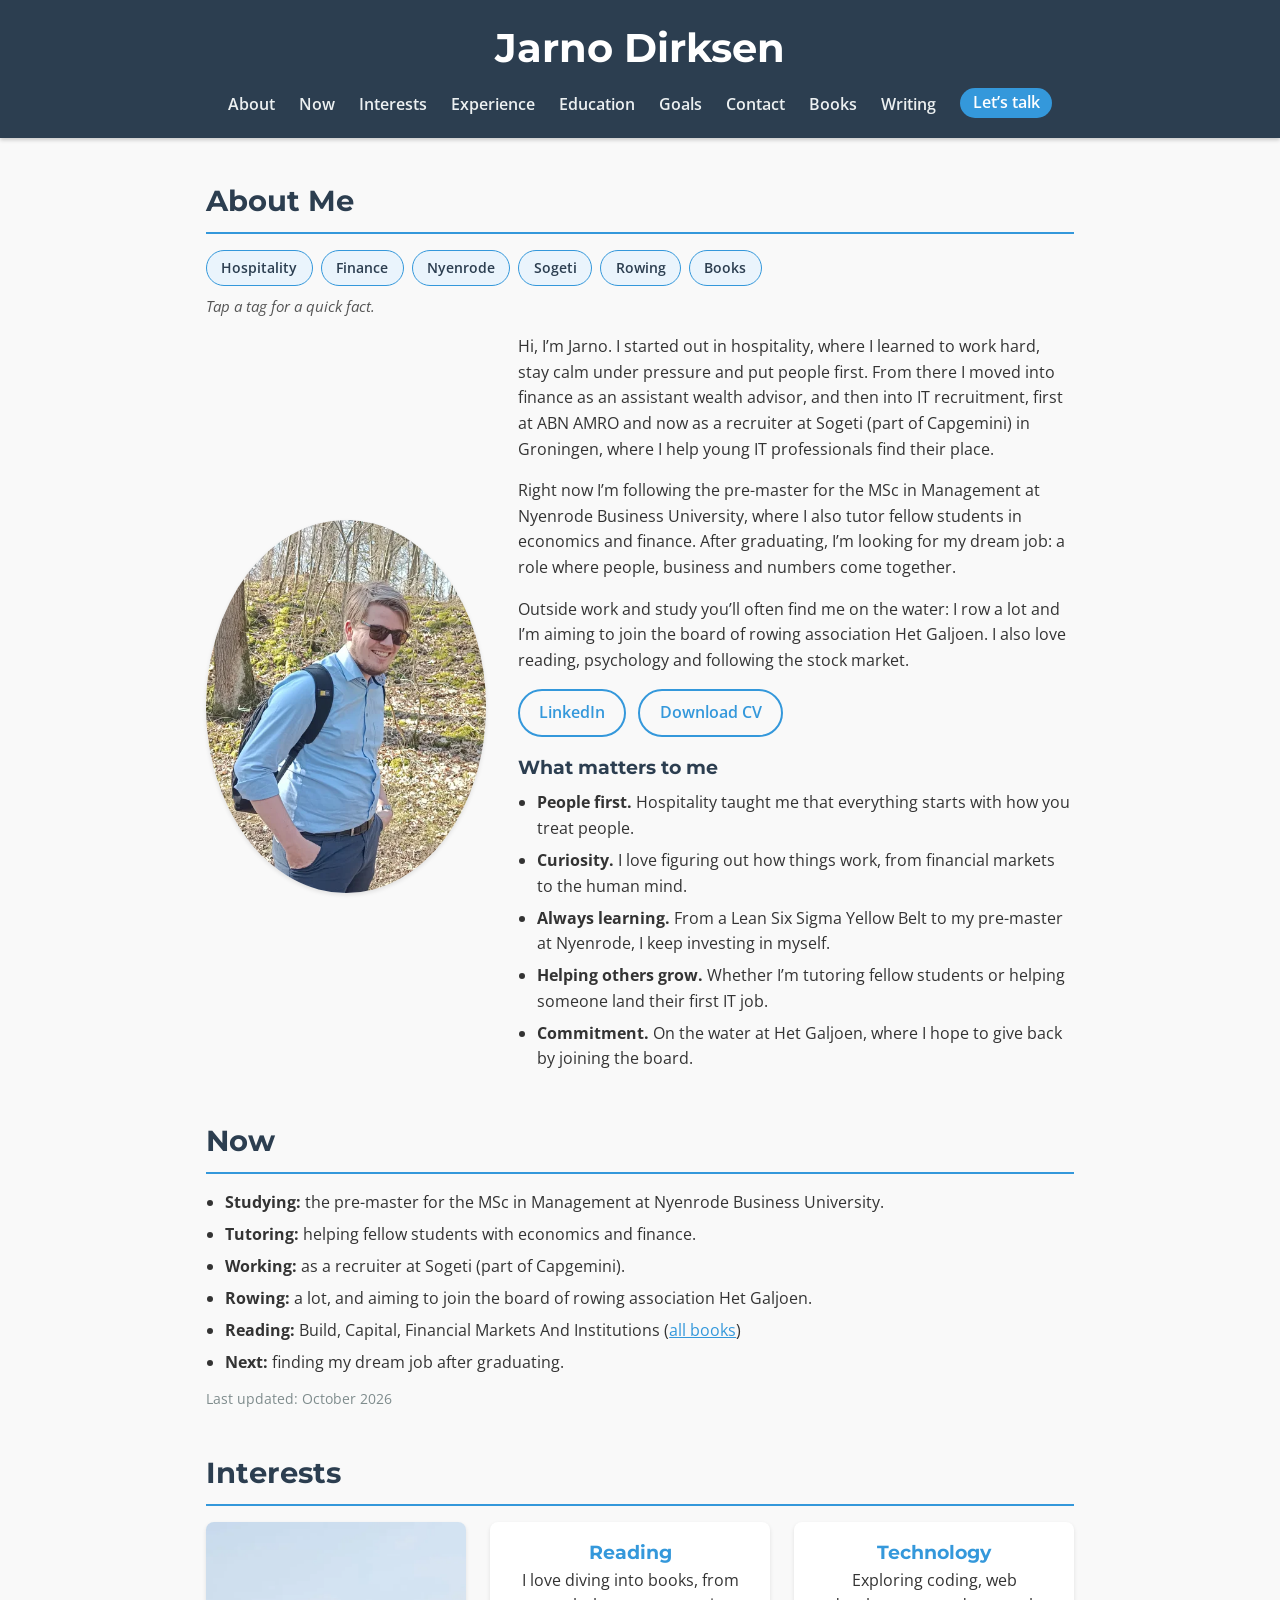
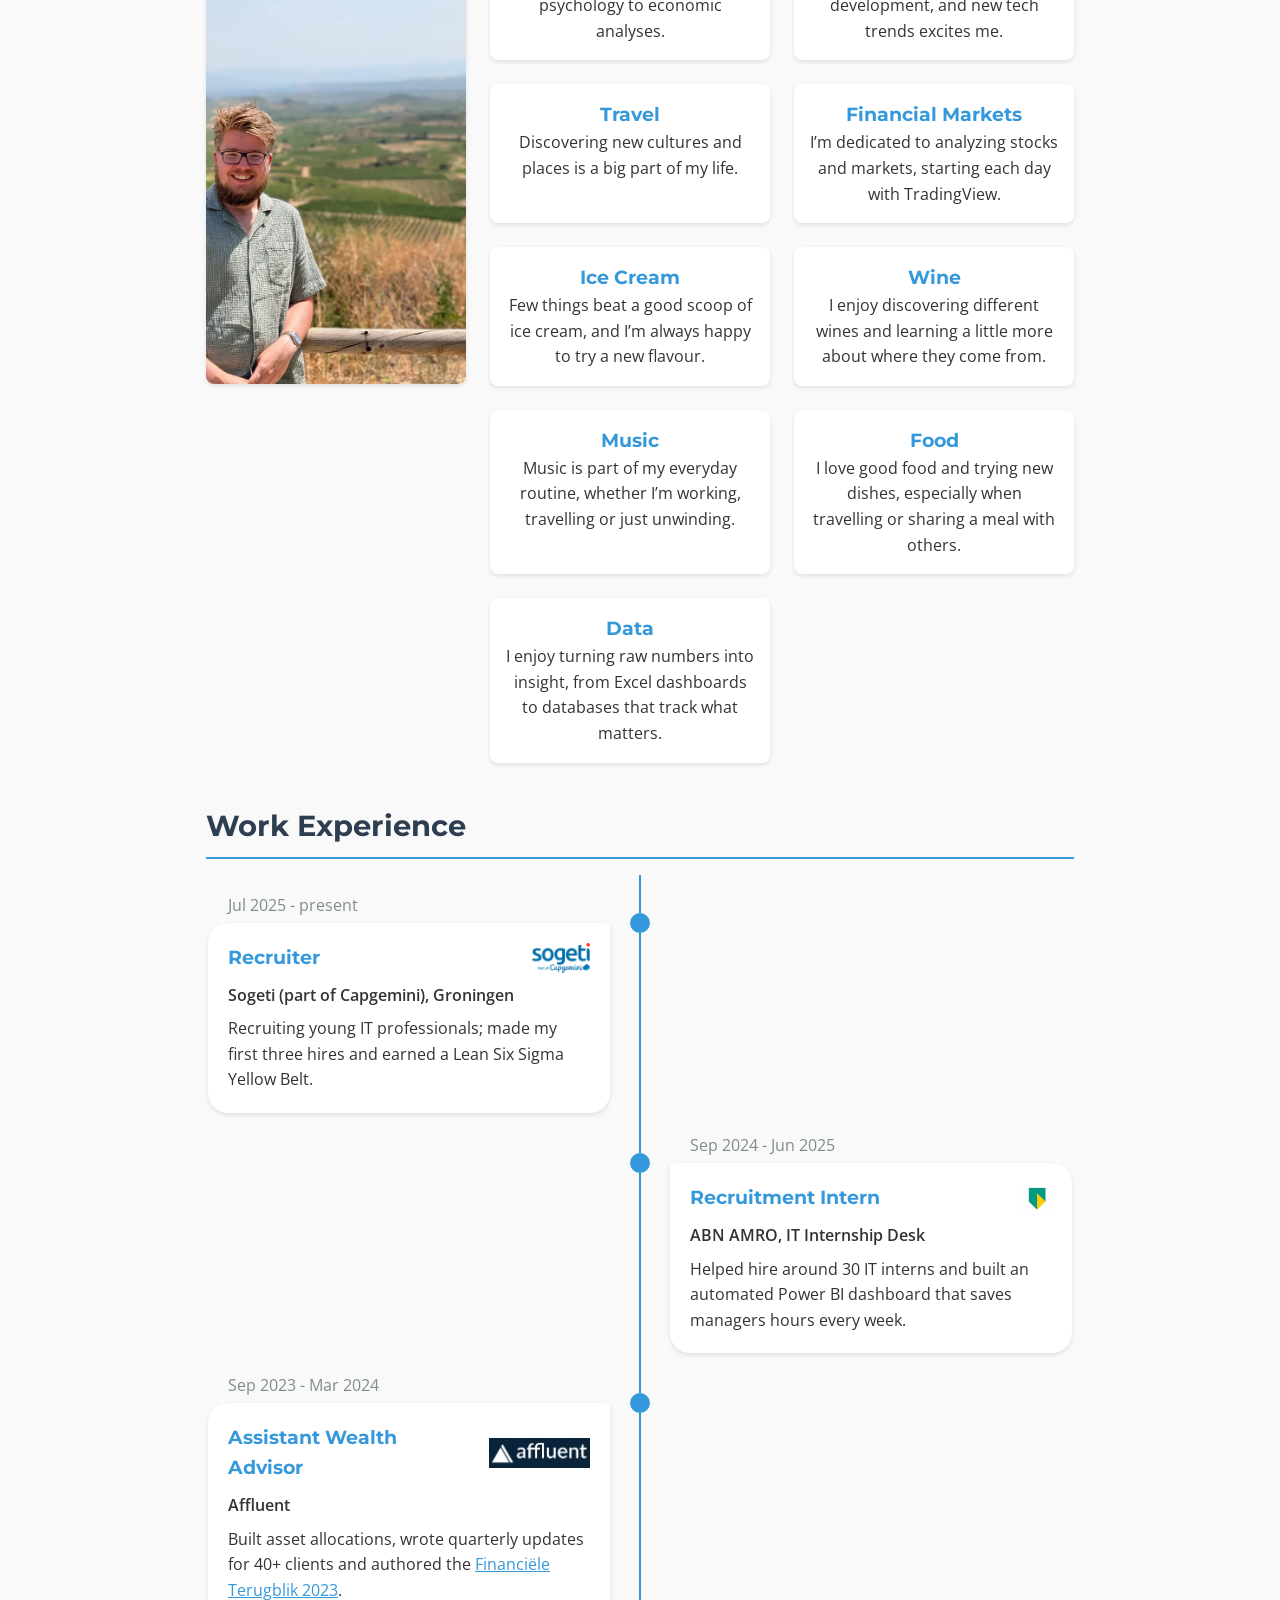
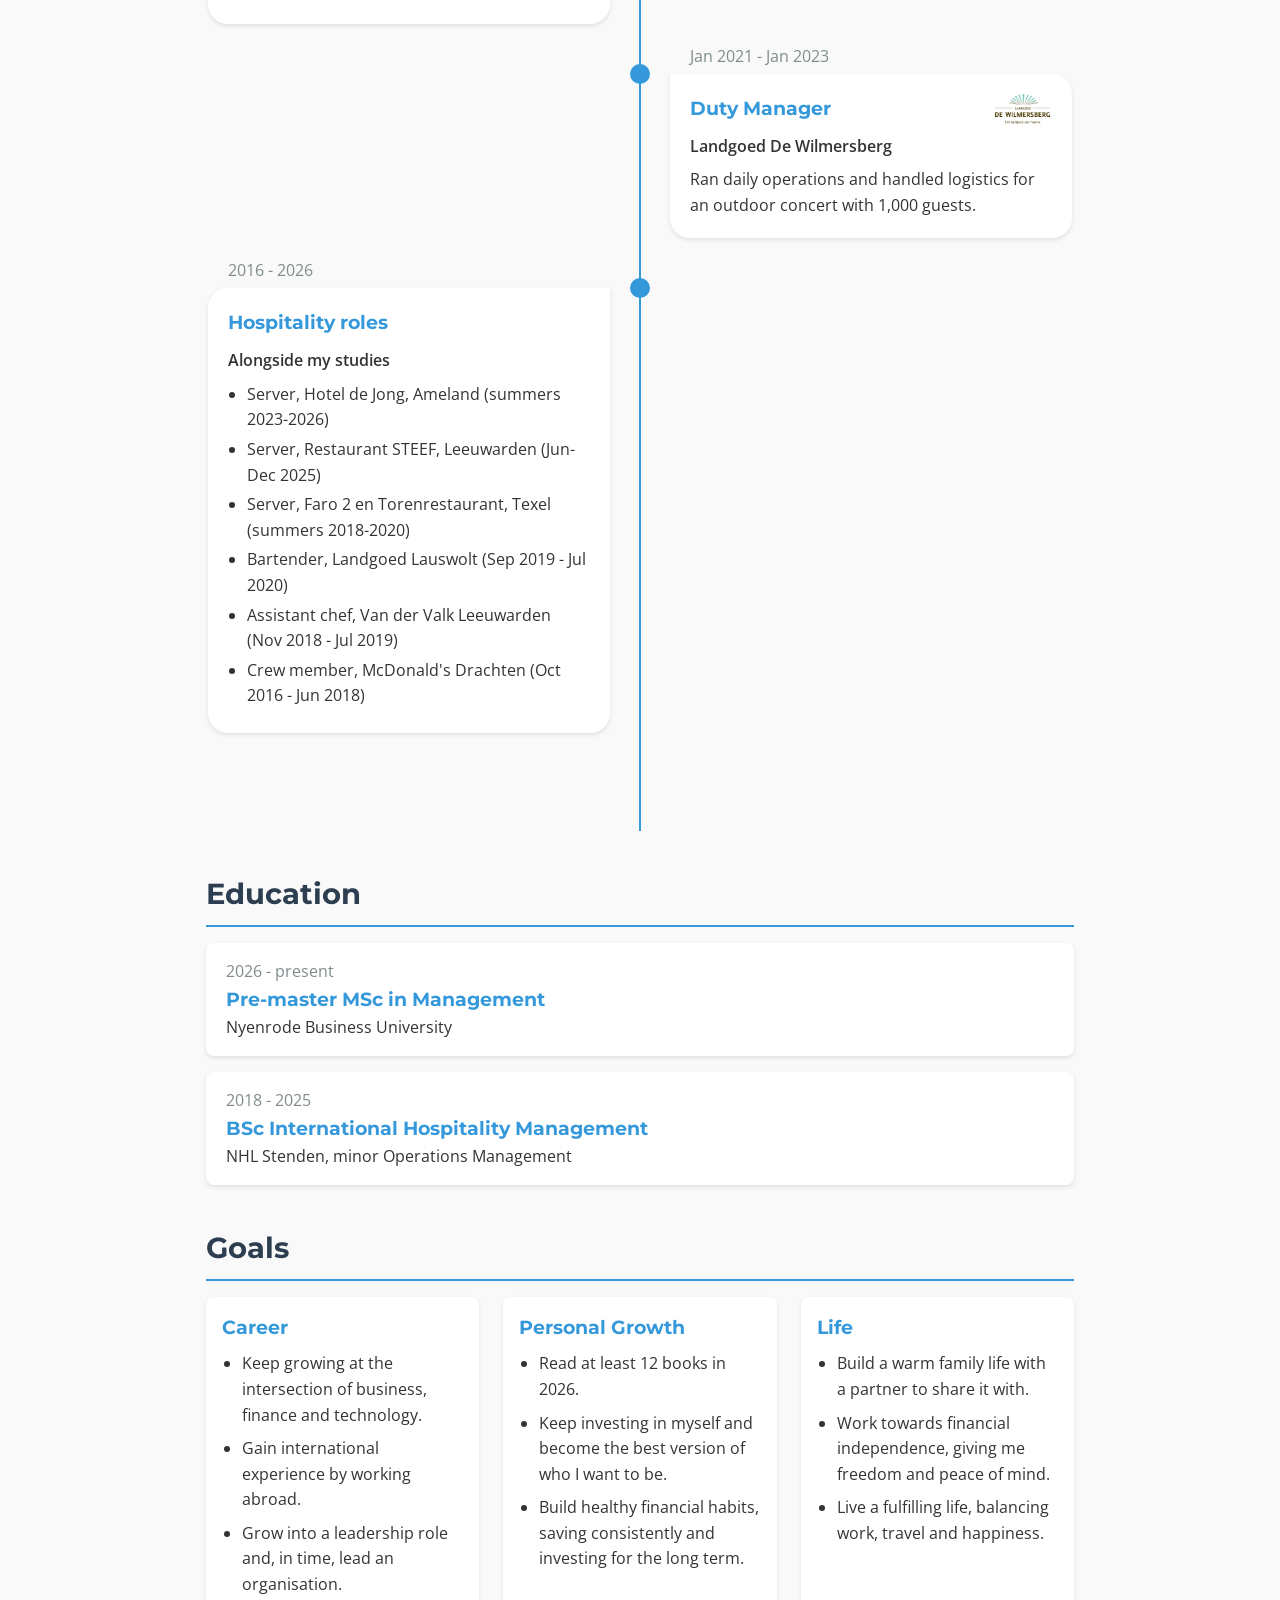
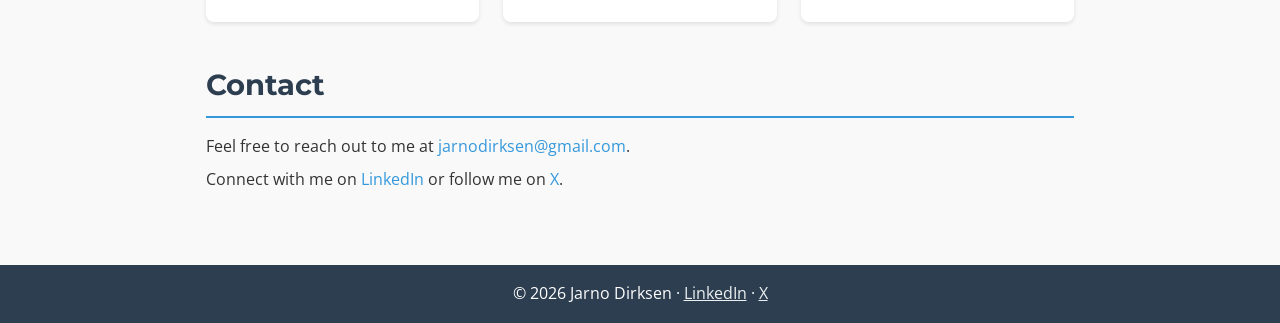
<file: index.htm>
<!DOCTYPE html>
<html lang="en">
<head>
    <meta charset="UTF-8">
    <meta name="viewport" content="width=device-width, initial-scale=1.0">
    <title>Jarno Dirksen - Personal Website</title>
    <meta name="description" content="Jarno Dirksen: recruiter at Sogeti with a background in hospitality and finance, pre-master student at Nyenrode Business University, looking for his next step after graduating.">
    <link rel="canonical" href="https://jarnodirksen.com/">
    <meta property="og:type" content="profile">
    <meta property="og:site_name" content="Jarno Dirksen">
    <meta property="og:title" content="Jarno Dirksen - Personal Website">
    <meta property="og:description" content="Jarno Dirksen: recruiter at Sogeti with a background in hospitality and finance, pre-master student at Nyenrode Business University, looking for his next step after graduating.">
    <meta property="og:url" content="https://jarnodirksen.com/">
    <meta property="og:image" content="https://jarnodirksen.com/Images/1_Jarno.jpg">
    <meta property="og:image:alt" content="Portrait of Jarno Dirksen">
    <meta name="twitter:card" content="summary">
    <meta name="twitter:title" content="Jarno Dirksen - Personal Website">
    <meta name="twitter:description" content="Jarno Dirksen: recruiter at Sogeti with a background in hospitality and finance, pre-master student at Nyenrode Business University, looking for his next step after graduating.">
    <meta name="twitter:image" content="https://jarnodirksen.com/Images/1_Jarno.jpg">
    <link rel="icon" href="/favicon.svg" type="image/svg+xml">
    <link rel="apple-touch-icon" href="/apple-touch-icon.png">
    <link rel="preconnect" href="https://fonts.googleapis.com">
    <link rel="preconnect" href="https://fonts.gstatic.com" crossorigin>
    <link href="https://fonts.googleapis.com/css2?family=Montserrat:wght@400;700&family=Open+Sans:wght@400;600&display=swap" rel="stylesheet">
    <link rel="stylesheet" href="/styles.css">
    <script type="application/ld+json">
{
  "@context": "https://schema.org",
  "@type": "Person",
  "name": "Jarno Dirksen",
  "url": "https://jarnodirksen.com/",
  "image": "https://jarnodirksen.com/Images/1_Jarno.jpg",
  "email": "mailto:jarnodirksen@gmail.com",
  "jobTitle": "Recruiter",
  "worksFor": {
    "@type": "Organization",
    "name": "Sogeti"
  },
  "description": "Recruiter at Sogeti (part of Capgemini) with a background in hospitality and finance, currently following the pre-master for the MSc in Management at Nyenrode Business University.",
  "knowsLanguage": ["nl", "en", "de"],
  "alumniOf": {
    "@type": "CollegeOrUniversity",
    "name": "NHL Stenden University of Applied Sciences"
  },
  "affiliation": {
    "@type": "CollegeOrUniversity",
    "name": "Nyenrode Business University"
  },
  "sameAs": [
    "https://www.linkedin.com/in/jarnodirksen",
    "https://x.com/JarnoDirksen"
  ]
}
    </script>
</head>
<body>
    <header>
        <a class="site-title" href="/">Jarno Dirksen</a>
        <nav aria-label="Main">
            <ul>
                <li><a href="#about">About</a></li>
                <li><a href="#now">Now</a></li>
                <li><a href="#interests">Interests</a></li>
                <li><a href="#experience">Experience</a></li>
                <li><a href="#education">Education</a></li>
                <li><a href="#goals">Goals</a></li>
                <li><a href="#contact">Contact</a></li>
                <li><a href="/books.html">Books</a></li>
                <li><a href="/writing.html">Writing</a></li>
                <li><a class="nav-cta" href="mailto:jarnodirksen@gmail.com">Let’s talk</a></li>
            </ul>
        </nav>
    </header>

    <main>
        <!-- About Section -->
        <section id="about">
            <h2>About Me</h2>
            <div class="tags" aria-label="Quick facts">
                <button type="button" class="tag" data-target="#exp-wilmersberg" data-fact="From McDonald’s crew member to duty manager running a 1,000-guest outdoor concert.">Hospitality</button>
                <button type="button" class="tag" data-target="#exp-affluent" data-fact="Wrote quarterly updates for 40+ clients at Affluent and starts every day with TradingView.">Finance</button>
                <button type="button" class="tag" data-target="#education" data-fact="Doing the pre-master for the MSc in Management and tutoring fellow students in economics and finance.">Nyenrode</button>
                <button type="button" class="tag" data-target="#exp-sogeti" data-fact="Helping young IT professionals find their place, with my first three hires done.">Sogeti</button>
                <button type="button" class="tag" data-target="#now" data-fact="Often found on the water, and aiming to join the board of Het Galjoen.">Rowing</button>
                <a class="tag" href="/books.html" data-fact="From Jung to market cycles: see what I’ve read and what I’m reading.">Books</a>
            </div>
            <p class="tag-fact" id="tag-fact" aria-live="polite">Tap a tag for a quick fact.</p>
            <div class="about-content">
                <picture>
                    <source srcset="Images/1_Jarno.webp" type="image/webp">
                    <img src="Images/1_Jarno.jpg" alt="Jarno Dirksen" width="450" height="600">
                </picture>
                <div class="about-text">
                    <p>Hi, I’m Jarno. I started out in hospitality, where I learned to work hard, stay calm under pressure and put people first. From there I moved into finance as an assistant wealth advisor, and then into IT recruitment, first at ABN AMRO and now as a recruiter at Sogeti (part of Capgemini) in Groningen, where I help young IT professionals find their place.</p>
                    <p>Right now I’m following the pre-master for the MSc in Management at Nyenrode Business University, where I also tutor fellow students in economics and finance. After graduating, I’m looking for my dream job: a role where people, business and numbers come together.</p>
                    <p>Outside work and study you’ll often find me on the water: I row a lot and I’m aiming to join the board of rowing association Het Galjoen. I also love reading, psychology and following the stock market.</p>
                    <p class="cta">
                        <a class="btn btn-secondary" href="https://www.linkedin.com/in/jarnodirksen" target="_blank" rel="noopener">LinkedIn</a>
                        <a class="btn btn-secondary" href="/Jarno_Dirksen_CV.pdf" download>Download CV</a>
                    </p>
                    <h3>What matters to me</h3>
                    <ul class="values">
                        <li><strong>People first.</strong> Hospitality taught me that everything starts with how you treat people.</li>
                        <li><strong>Curiosity.</strong> I love figuring out how things work, from financial markets to the human mind.</li>
                        <li><strong>Always learning.</strong> From a Lean Six Sigma Yellow Belt to my pre-master at Nyenrode, I keep investing in myself.</li>
                        <li><strong>Helping others grow.</strong> Whether I’m tutoring fellow students or helping someone land their first IT job.</li>
                        <li><strong>Commitment.</strong> On the water at Het Galjoen, where I hope to give back by joining the board.</li>
                    </ul>
                </div>
            </div>
        </section>

        <!-- Now Section: edit the list items below by hand -->
        <section id="now">
            <h2>Now</h2>
            <ul class="now-list">
                <li><strong>Studying:</strong> the pre-master for the MSc in Management at Nyenrode Business University.</li>
                <li><strong>Tutoring:</strong> helping fellow students with economics and finance.</li>
                <li><strong>Working:</strong> as a recruiter at Sogeti (part of Capgemini).</li>
                <li><strong>Rowing:</strong> a lot, and aiming to join the board of rowing association Het Galjoen.</li>
                <li id="now-reading" hidden><strong>Reading:</strong> <span></span> (<a href="/books.html#reading">all books</a>)</li>
                <li><strong>Next:</strong> finding my dream job after graduating.</li>
            </ul>
            <p class="updated">Last updated: October 2026</p>
        </section>

        <!-- Interests Section -->
        <section id="interests">
            <h2>Interests</h2>
            <div class="interests-layout">
            <picture class="interests-photo">
                <source srcset="Images/2_Jarno_travel.webp" type="image/webp">
                <img src="Images/2_Jarno_travel.jpg" alt="Jarno overlooking vineyards while travelling" width="600" height="1067" loading="lazy">
            </picture>
            <div class="card-container">
                <div class="card">
                    <h3>Reading</h3>
                    <p>I love diving into books, from psychology to economic analyses.</p>
                </div>
                <div class="card">
                    <h3>Technology</h3>
                    <p>Exploring coding, web development, and new tech trends excites me.</p>
                </div>
                <div class="card">
                    <h3>Travel</h3>
                    <p>Discovering new cultures and places is a big part of my life.</p>
                </div>
                <div class="card">
                    <h3>Financial Markets</h3>
                    <p>I’m dedicated to analyzing stocks and markets, starting each day with TradingView.</p>
                </div>
                <div class="card">
                    <h3>Ice Cream</h3>
                    <p>Few things beat a good scoop of ice cream, and I’m always happy to try a new flavour.</p>
                </div>
                <div class="card">
                    <h3>Wine</h3>
                    <p>I enjoy discovering different wines and learning a little more about where they come from.</p>
                </div>
                <div class="card">
                    <h3>Music</h3>
                    <p>Music is part of my everyday routine, whether I’m working, travelling or just unwinding.</p>
                </div>
                <div class="card">
                    <h3>Food</h3>
                    <p>I love good food and trying new dishes, especially when travelling or sharing a meal with others.</p>
                </div>
                <div class="card">
                    <h3>Data</h3>
                    <p>I enjoy turning raw numbers into insight, from Excel dashboards to databases that track what matters.</p>
                </div>
            </div>
            </div>
        </section>

        <!-- Work Experience Section -->
        <section id="experience">
            <h2>Work Experience</h2>
            <div class="timeline">
                <ul id="timeline-list"></ul>
            </div>
        </section>

        <!-- Education Section -->
        <section id="education">
            <h2>Education</h2>
            <ul class="edu-list">
                <li>
                    <p class="date">2026 - present</p>
                    <h3>Pre-master MSc in Management</h3>
                    <p>Nyenrode Business University</p>
                </li>
                <li>
                    <p class="date">2018 - 2025</p>
                    <h3>BSc International Hospitality Management</h3>
                    <p>NHL Stenden, minor Operations Management</p>
                </li>
            </ul>
        </section>

        <!-- Goals Section -->
        <section id="goals">
            <h2>Goals</h2>
            <div class="goals-container">
                <div class="goal-category">
                    <h3>Career</h3>
                    <ul>
                        <li>Keep growing at the intersection of business, finance and technology.</li>
                        <li>Gain international experience by working abroad.</li>
                        <li>Grow into a leadership role and, in time, lead an organisation.</li>
                    </ul>
                </div>
                <div class="goal-category">
                    <h3>Personal Growth</h3>
                    <ul>
                        <li>Read at least 12 books in 2026.</li>
                        <li>Keep investing in myself and become the best version of who I want to be.</li>
                        <li>Build healthy financial habits, saving consistently and investing for the long term.</li>
                    </ul>
                </div>
                <div class="goal-category">
                    <h3>Life</h3>
                    <ul>
                        <li>Build a warm family life with a partner to share it with.</li>
                        <li>Work towards financial independence, giving me freedom and peace of mind.</li>
                        <li>Live a fulfilling life, balancing work, travel and happiness.</li>
                    </ul>
                </div>
            </div>
        </section>

        <!-- Contact Section -->
        <section id="contact">
            <h2>Contact</h2>
            <p>Feel free to reach out to me at <a href="mailto:jarnodirksen@gmail.com">jarnodirksen@gmail.com</a>.</p>
            <p>Connect with me on <a href="https://www.linkedin.com/in/jarnodirksen" target="_blank" rel="noopener">LinkedIn</a> or follow me on <a href="https://x.com/JarnoDirksen" target="_blank" rel="noopener">X</a>.</p>
        </section>
    </main>

    <footer>
        <p>&copy; 2026 Jarno Dirksen · <a href="https://www.linkedin.com/in/jarnodirksen" target="_blank" rel="noopener">LinkedIn</a> · <a href="https://x.com/JarnoDirksen" target="_blank" rel="noopener">X</a></p>
    </footer>

    <script src="/header.js"></script>
    <script src="/workexperience.js"></script>
    <script src="/now.js"></script>
    <script src="/tags.js"></script>
</body>
</html>
</file>
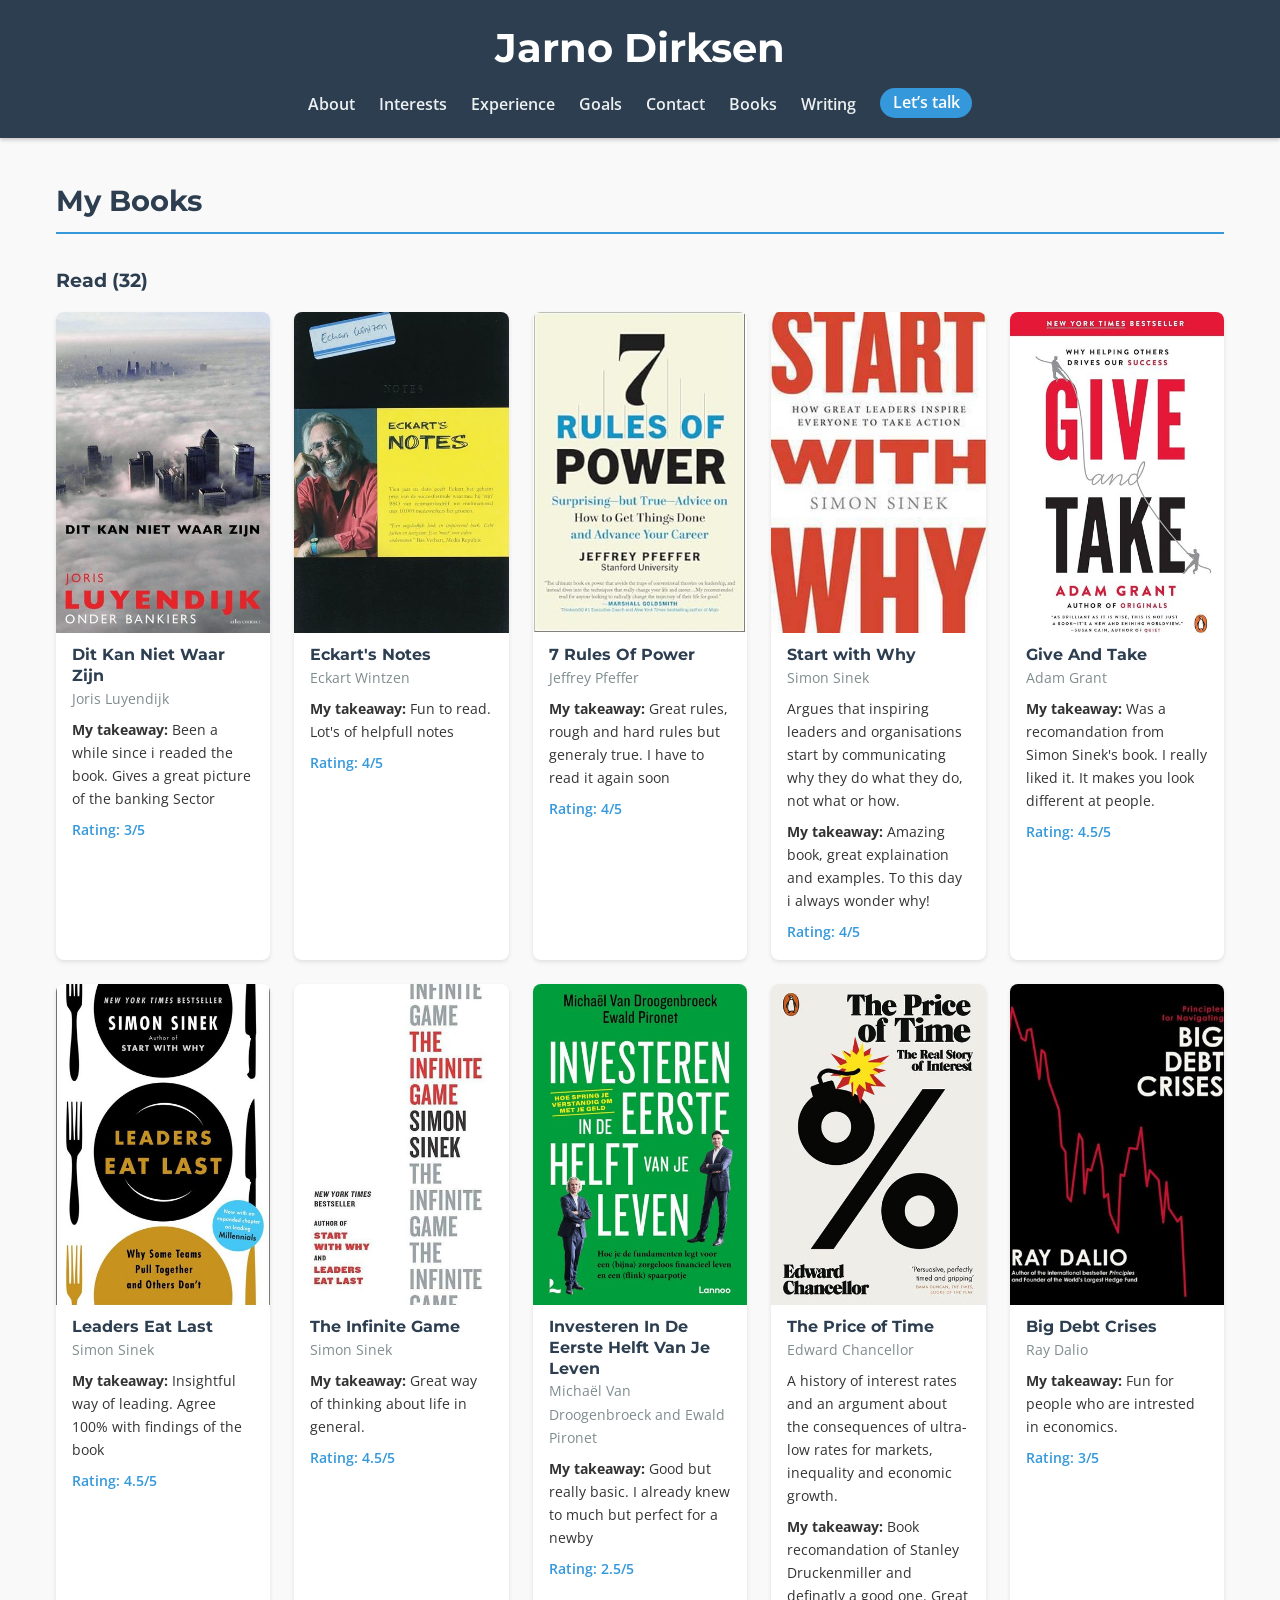
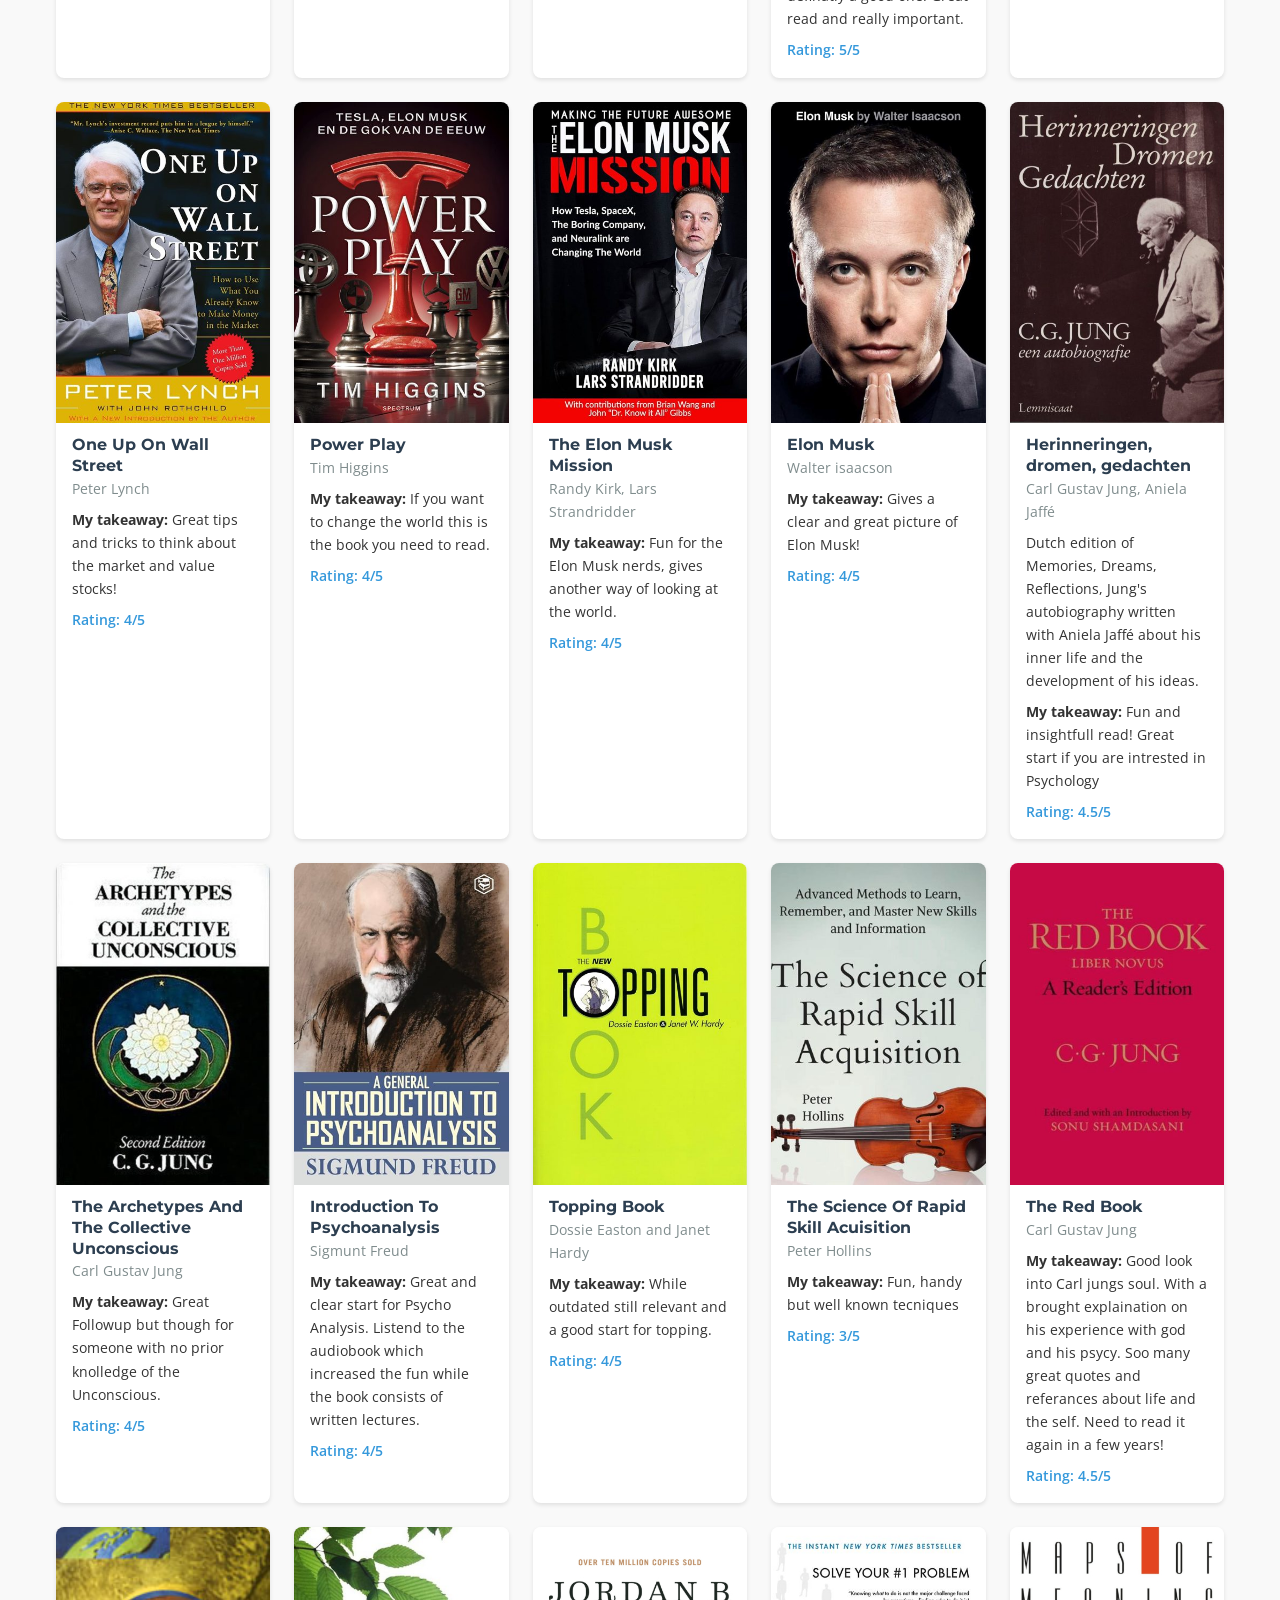
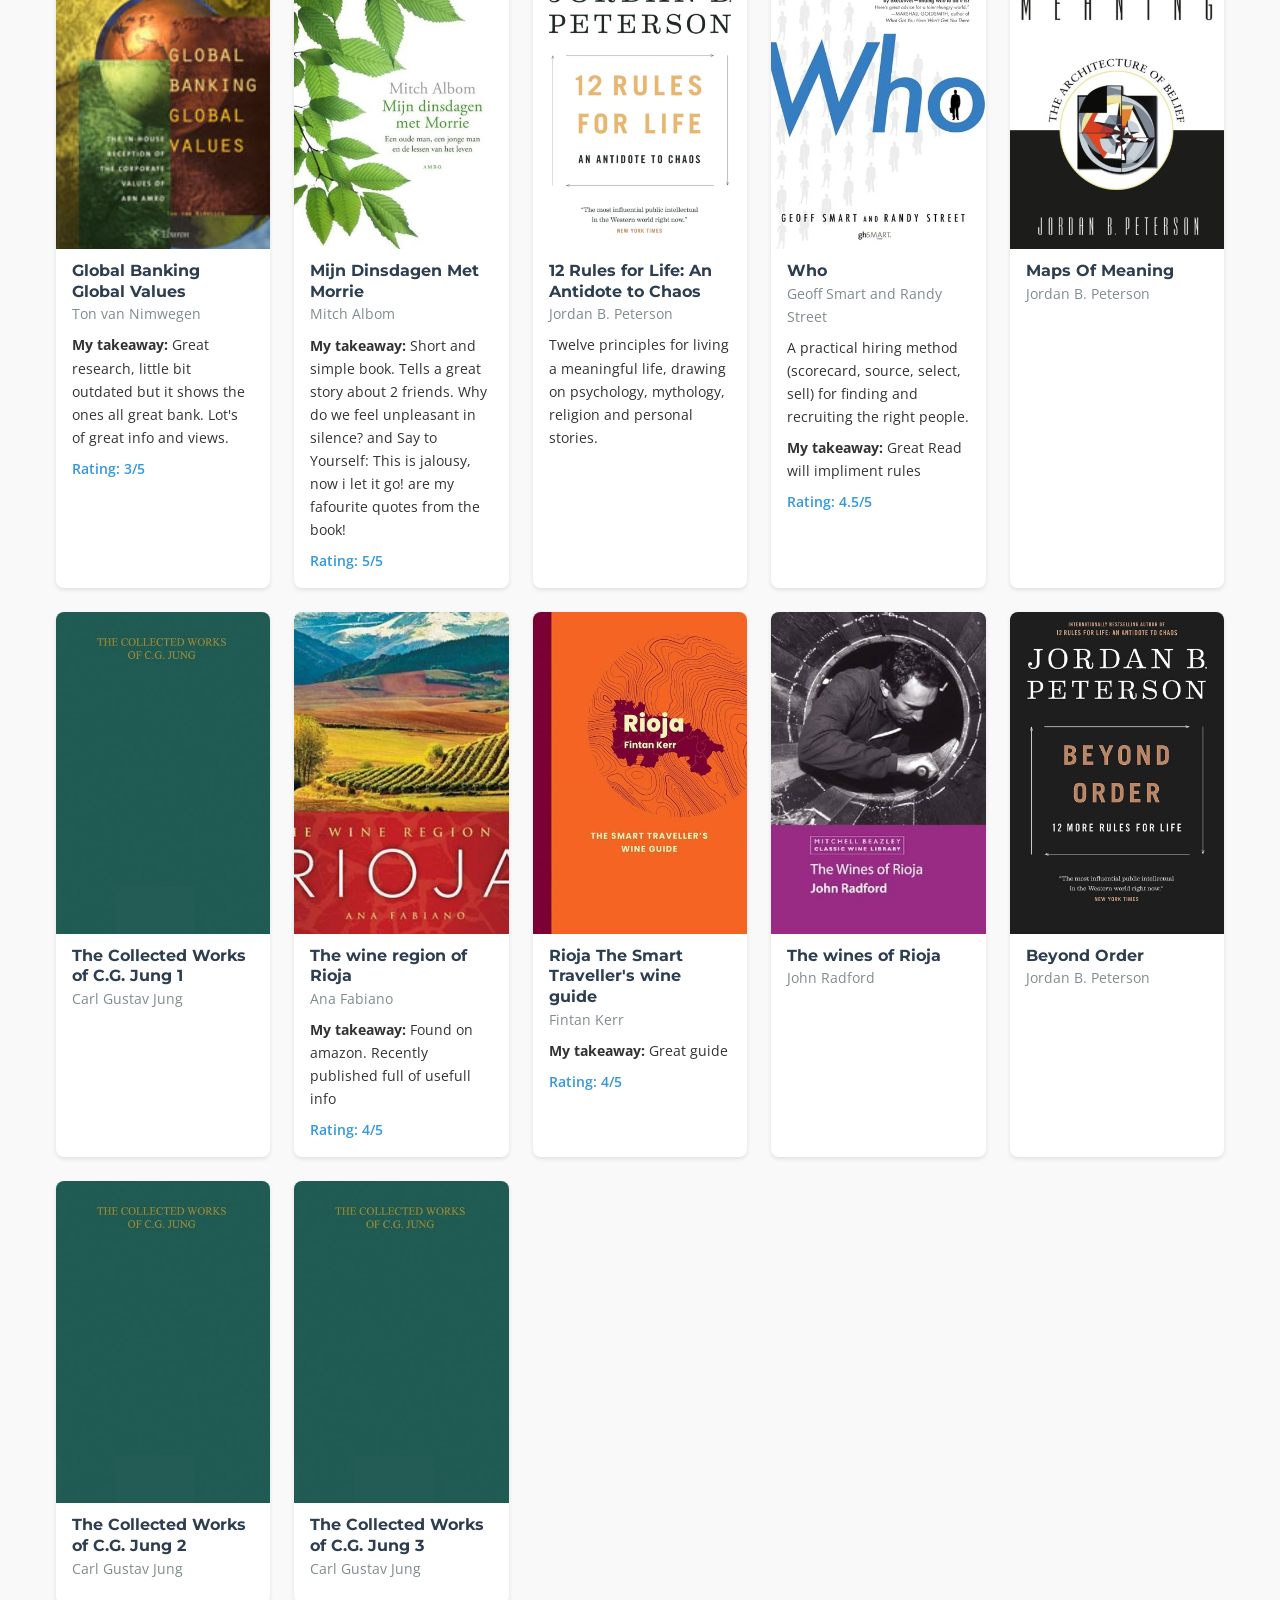
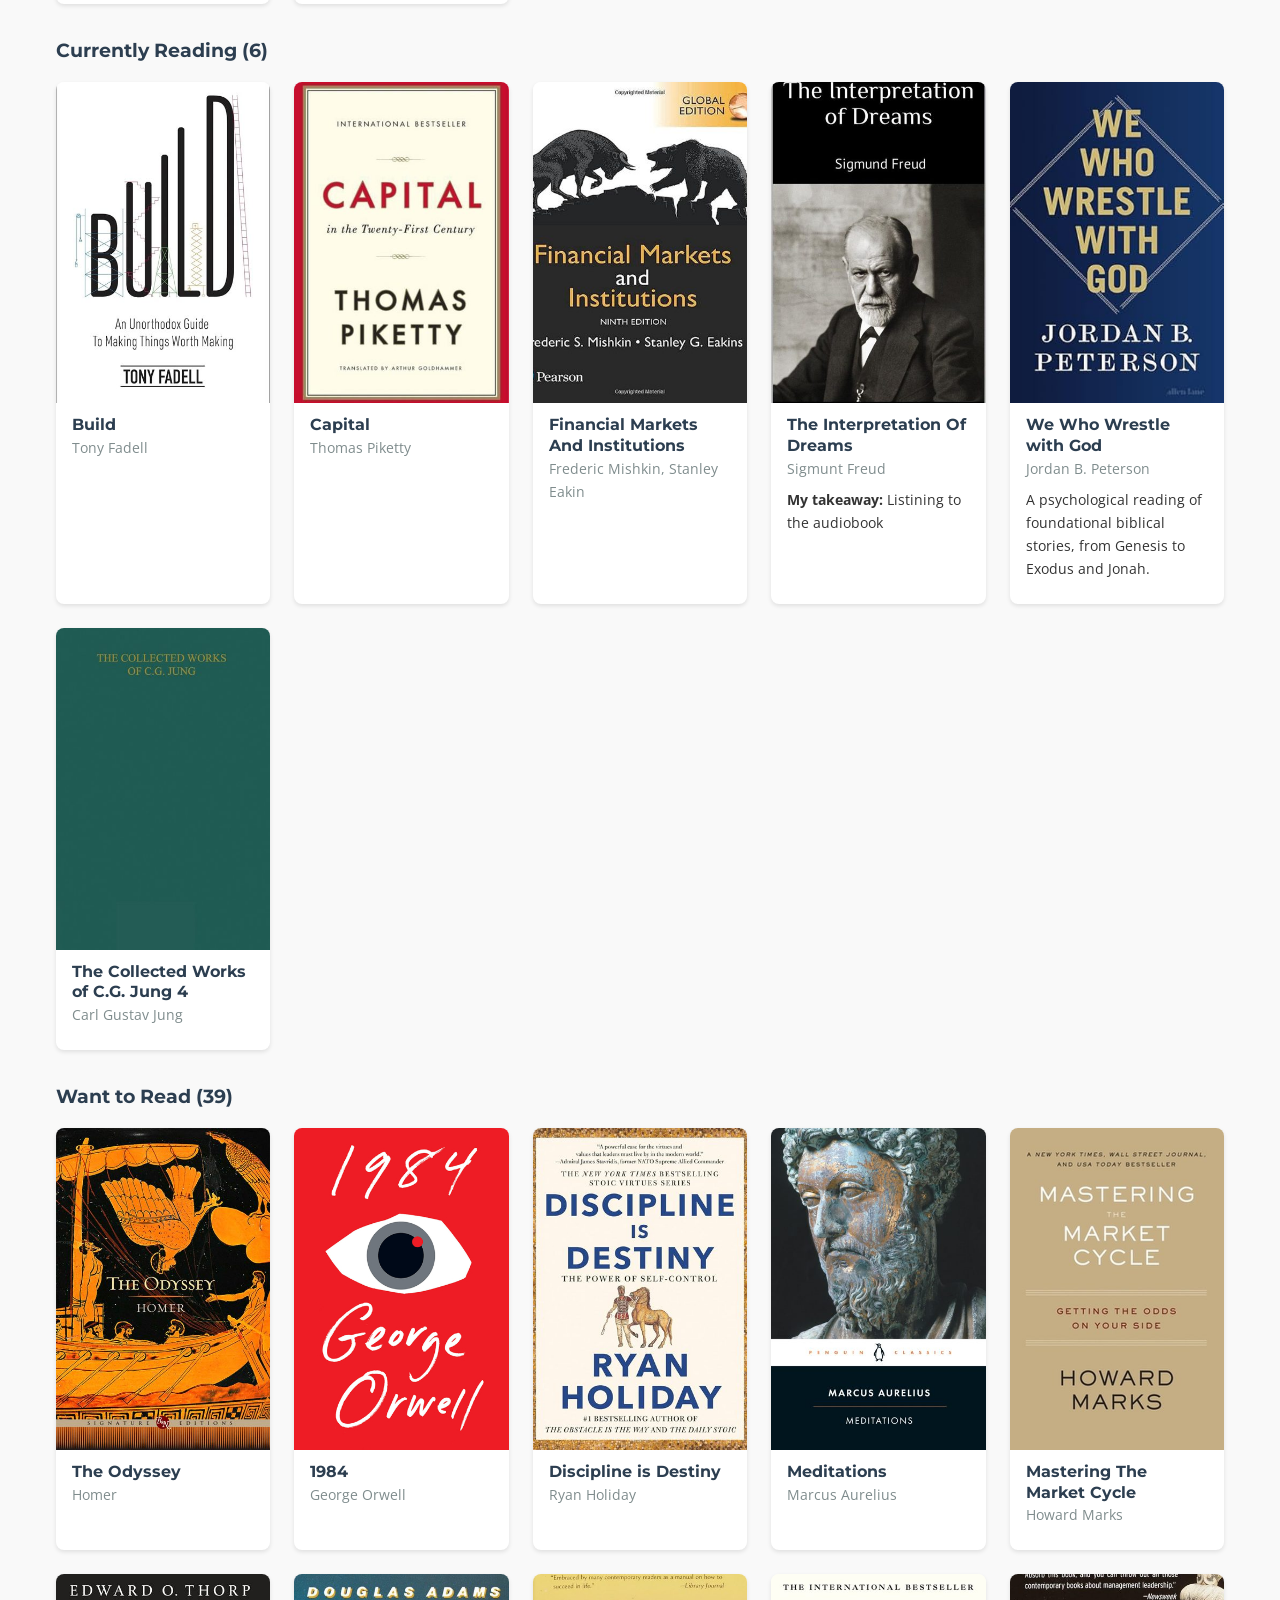
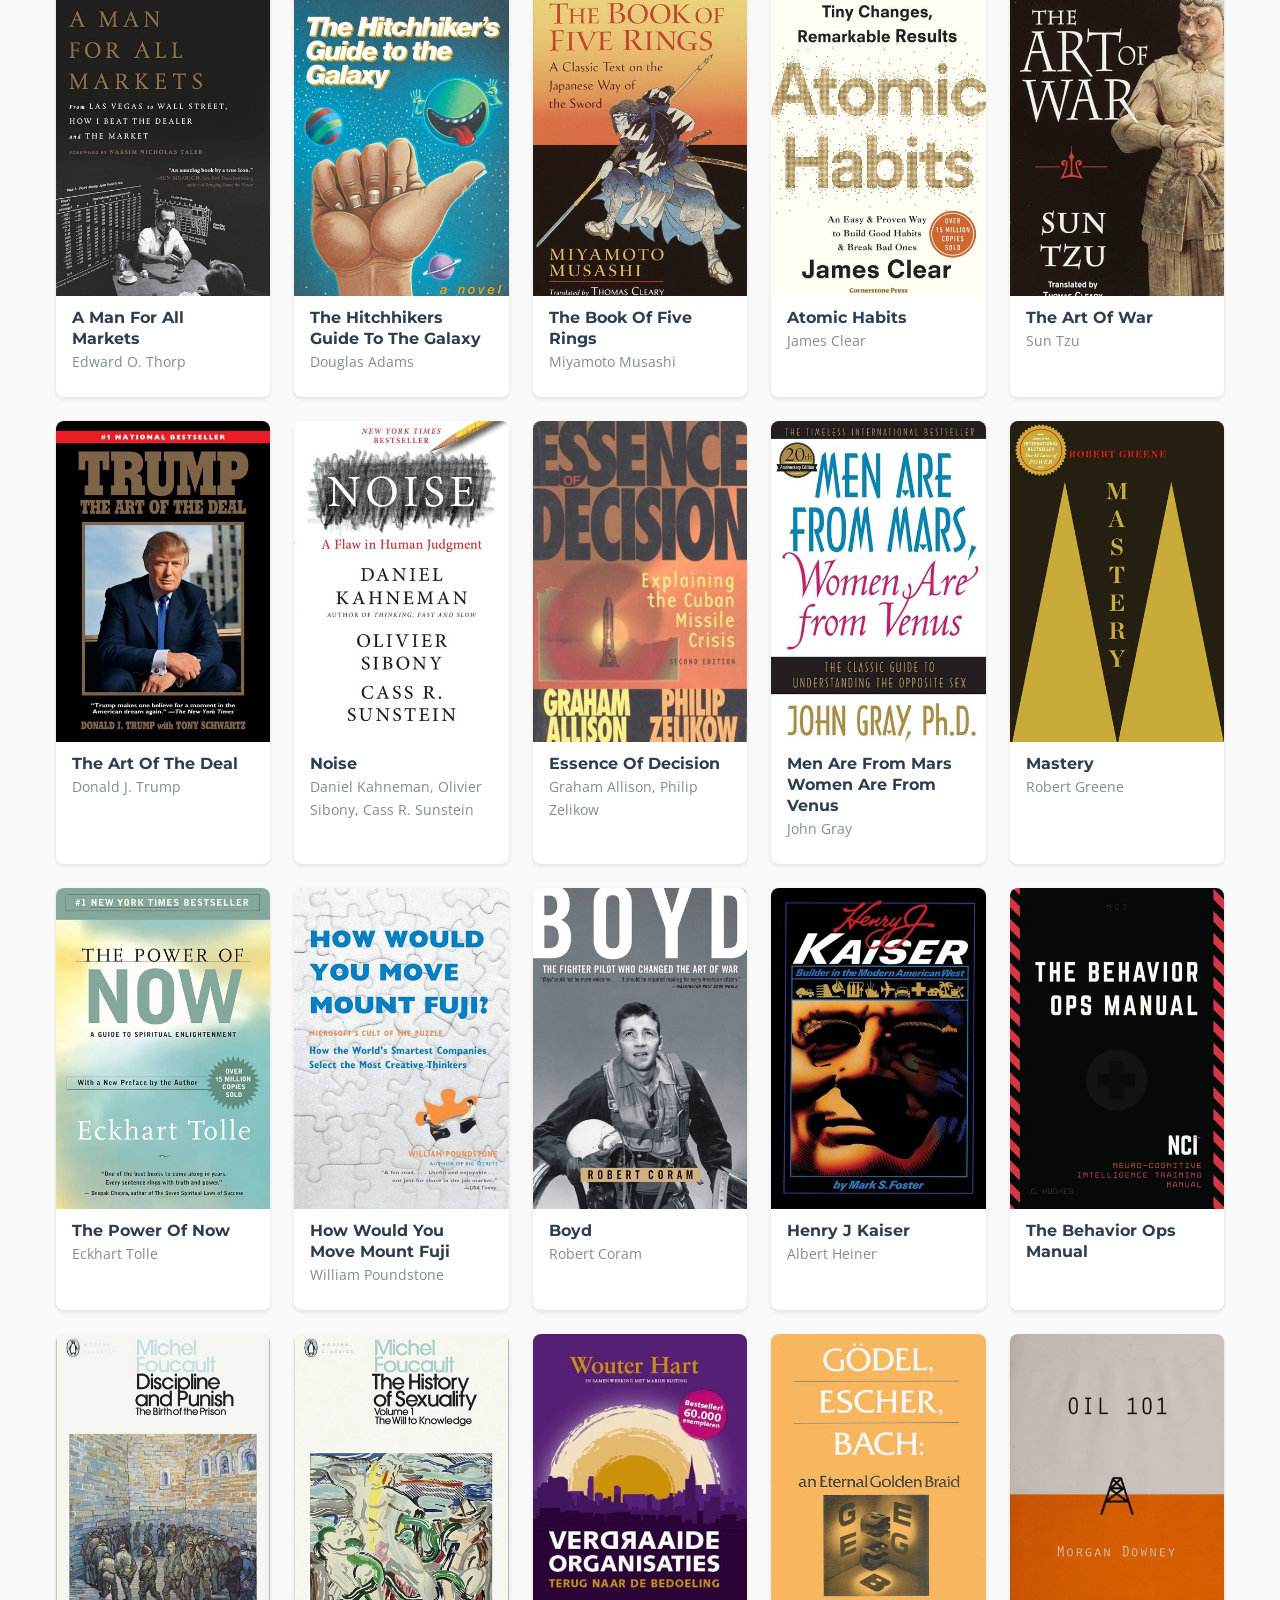
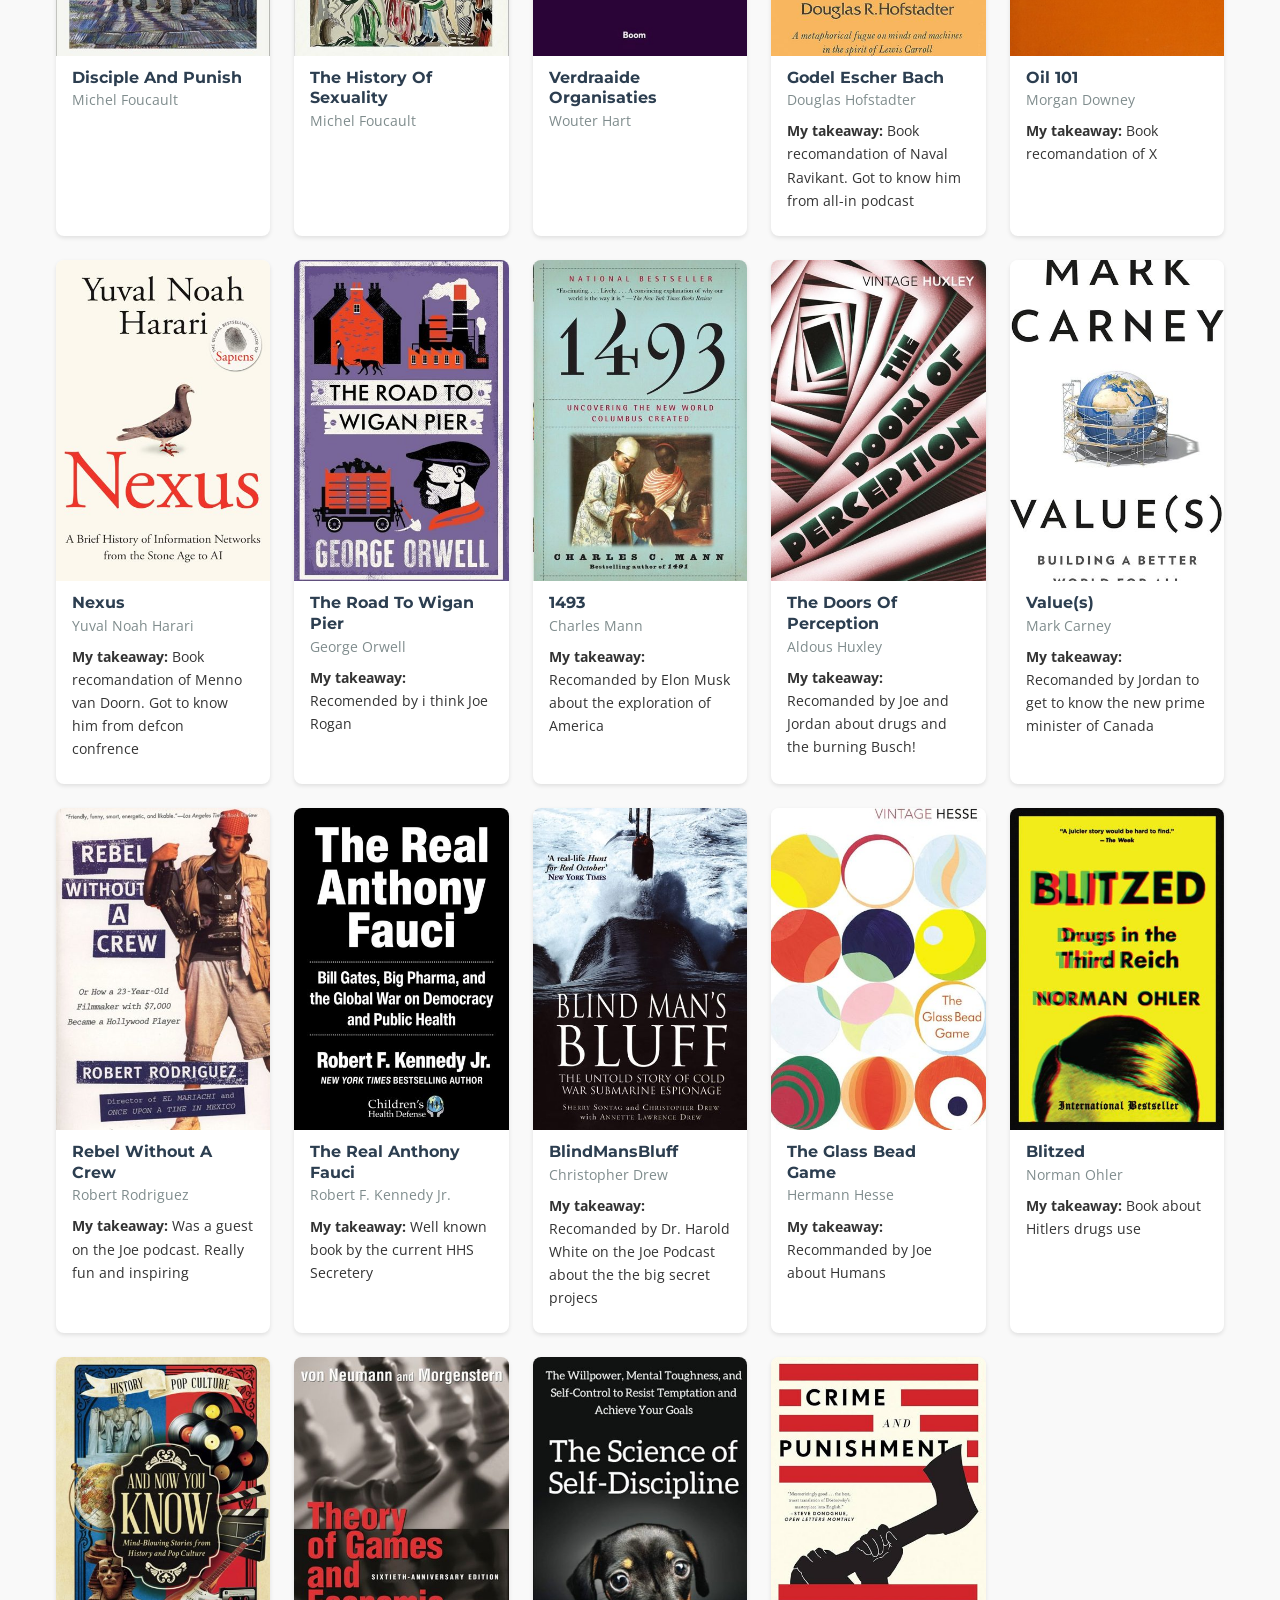
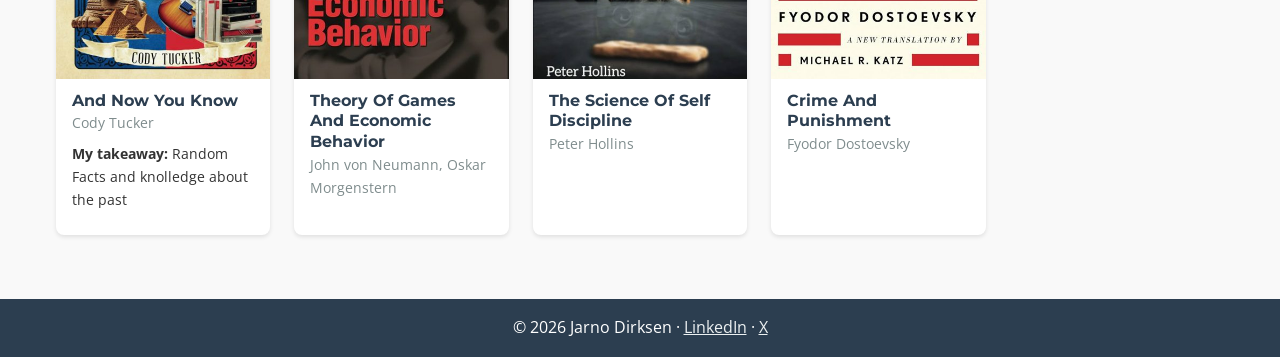
<file: books.html>
<!DOCTYPE html>
<html lang="en">
<head>
    <meta charset="UTF-8">
    <meta name="viewport" content="width=device-width, initial-scale=1.0">
    <title>Books - Jarno Dirksen</title>
    <meta name="description" content="The books Jarno Dirksen has read, is reading and wants to read.">
    <link rel="canonical" href="https://jarnodirksen.com/books.html">
    <meta property="og:type" content="website">
    <meta property="og:site_name" content="Jarno Dirksen">
    <meta property="og:title" content="Books - Jarno Dirksen">
    <meta property="og:description" content="The books Jarno Dirksen has read, is reading and wants to read.">
    <meta property="og:url" content="https://jarnodirksen.com/books.html">
    <meta property="og:image" content="https://jarnodirksen.com/Images/1_Jarno.jpg">
    <meta property="og:image:alt" content="Portrait of Jarno Dirksen">
    <meta name="twitter:card" content="summary">
    <meta name="twitter:title" content="Books - Jarno Dirksen">
    <meta name="twitter:description" content="The books Jarno Dirksen has read, is reading and wants to read.">
    <meta name="twitter:image" content="https://jarnodirksen.com/Images/1_Jarno.jpg">
    <link rel="icon" href="/favicon.svg" type="image/svg+xml">
    <link rel="apple-touch-icon" href="/apple-touch-icon.png">
    <link rel="preconnect" href="https://fonts.googleapis.com">
    <link rel="preconnect" href="https://fonts.gstatic.com" crossorigin>
    <link href="https://fonts.googleapis.com/css2?family=Montserrat:wght@400;700&family=Open+Sans:wght@400;600&display=swap" rel="stylesheet">
    <link rel="stylesheet" href="/styles.css">
</head>
<body>
    <header>
        <a class="site-title" href="/">Jarno Dirksen</a>
        <nav aria-label="Main">
            <ul>
                <li><a href="/#about">About</a></li>
                <li><a href="/#interests">Interests</a></li>
                <li><a href="/#experience">Experience</a></li>
                <li><a href="/#goals">Goals</a></li>
                <li><a href="/#contact">Contact</a></li>
                <li><a href="/books.html">Books</a></li>
                <li><a href="/writing.html">Writing</a></li>
                <li><a class="nav-cta" href="mailto:jarnodirksen@gmail.com">Let’s talk</a></li>
            </ul>
        </nav>
    </header>

    <main class="wide">
        <section id="books">
            <h2>My Books</h2>
            <p class="stats" id="stats"></p>
            <div id="read">
                <h3>Read</h3>
                <div class="book-list"></div>
            </div>
            <div id="reading">
                <h3>Currently Reading</h3>
                <div class="book-list"></div>
            </div>
            <div id="want-to-read">
                <h3>Want to Read</h3>
                <div class="book-list"></div>
            </div>
            <noscript><p>Enable JavaScript to see the book list.</p></noscript>
        </section>
    </main>

    <footer>
        <p>&copy; 2026 Jarno Dirksen · <a href="https://www.linkedin.com/in/jarnodirksen" target="_blank" rel="noopener">LinkedIn</a> · <a href="https://x.com/JarnoDirksen" target="_blank" rel="noopener">X</a></p>
    </footer>

    <script src="/header.js"></script>
    <script src="/books.js"></script>
</body>
</html>
</file>
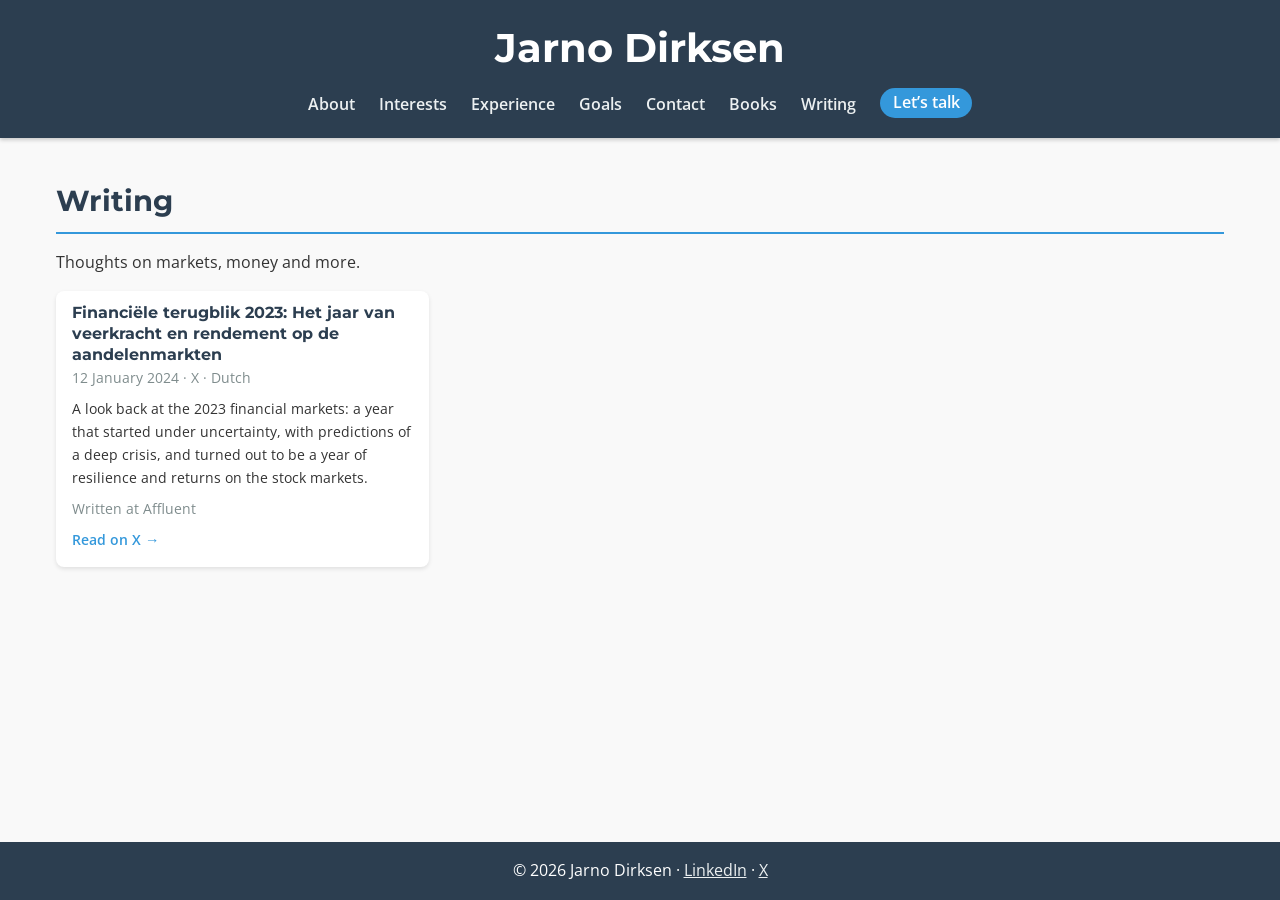
<file: writing.html>
<!DOCTYPE html>
<html lang="en">
<head>
    <meta charset="UTF-8">
    <meta name="viewport" content="width=device-width, initial-scale=1.0">
    <title>Writing - Jarno Dirksen</title>
    <meta name="description" content="Articles and posts by Jarno Dirksen on markets, money and more.">
    <link rel="canonical" href="https://jarnodirksen.com/writing.html">
    <meta property="og:type" content="website">
    <meta property="og:site_name" content="Jarno Dirksen">
    <meta property="og:title" content="Writing - Jarno Dirksen">
    <meta property="og:description" content="Articles and posts by Jarno Dirksen on markets, money and more.">
    <meta property="og:url" content="https://jarnodirksen.com/writing.html">
    <meta property="og:image" content="https://jarnodirksen.com/Images/1_Jarno.jpg">
    <meta property="og:image:alt" content="Portrait of Jarno Dirksen">
    <meta name="twitter:card" content="summary">
    <meta name="twitter:title" content="Writing - Jarno Dirksen">
    <meta name="twitter:description" content="Articles and posts by Jarno Dirksen on markets, money and more.">
    <meta name="twitter:image" content="https://jarnodirksen.com/Images/1_Jarno.jpg">
    <link rel="icon" href="/favicon.svg" type="image/svg+xml">
    <link rel="apple-touch-icon" href="/apple-touch-icon.png">
    <link rel="preconnect" href="https://fonts.googleapis.com">
    <link rel="preconnect" href="https://fonts.gstatic.com" crossorigin>
    <link href="https://fonts.googleapis.com/css2?family=Montserrat:wght@400;700&family=Open+Sans:wght@400;600&display=swap" rel="stylesheet">
    <link rel="stylesheet" href="/styles.css">
</head>
<body>
    <header>
        <a class="site-title" href="/">Jarno Dirksen</a>
        <nav aria-label="Main">
            <ul>
                <li><a href="/#about">About</a></li>
                <li><a href="/#interests">Interests</a></li>
                <li><a href="/#experience">Experience</a></li>
                <li><a href="/#goals">Goals</a></li>
                <li><a href="/#contact">Contact</a></li>
                <li><a href="/books.html">Books</a></li>
                <li><a href="/writing.html">Writing</a></li>
                <li><a class="nav-cta" href="mailto:jarnodirksen@gmail.com">Let’s talk</a></li>
            </ul>
        </nav>
    </header>

    <main class="wide">
        <section id="writing">
            <h2>Writing</h2>
            <p>Thoughts on markets, money and more.</p>
            <div class="book-list" id="writing-list"></div>
            <noscript><p>Enable JavaScript to see my writing.</p></noscript>
        </section>
    </main>

    <footer>
        <p>&copy; 2026 Jarno Dirksen · <a href="https://www.linkedin.com/in/jarnodirksen" target="_blank" rel="noopener">LinkedIn</a> · <a href="https://x.com/JarnoDirksen" target="_blank" rel="noopener">X</a></p>
    </footer>

    <script src="/header.js"></script>
    <script src="/writing.js"></script>
</body>
</html>
</file>
<file: styles.css>
/* Base */
*, *::before, *::after { box-sizing: border-box; margin: 0; padding: 0; }

html { scroll-padding-top: 7rem; -webkit-text-size-adjust: 100%; }

body {
    font-family: 'Open Sans', sans-serif;
    font-size: 1rem;
    background-color: #f9f9f9;
    color: #333;
    line-height: 1.6;
    min-height: 100vh;
    display: flex;
    flex-direction: column;
}

img { max-width: 100%; height: auto; display: block; }

a { color: #3498db; }

h2, h3, h4, .site-title { font-family: 'Montserrat', sans-serif; }

h2 {
    color: #2c3e50;
    border-bottom: 2px solid #3498db;
    padding-bottom: 0.5rem;
    margin: 2.5rem 0 1rem;
    font-size: clamp(1.4rem, 4vw, 1.8rem);
}

/* Header & nav */
header {
    position: sticky;
    top: 0;
    z-index: 100;
    background-color: #2c3e50;
    color: #fff;
    padding: 1rem;
    text-align: center;
    box-shadow: 0 2px 4px rgba(0, 0, 0, 0.2);
    transition: padding 0.3s ease;
}

header.is-compact {
    display: flex;
    align-items: center;
    justify-content: space-between;
    gap: 1rem;
    padding: 0.4rem 1rem;
}

.site-title {
    color: #fff;
    text-decoration: none;
    font-weight: 700;
    font-size: clamp(1.5rem, 5vw, 2.5rem);
    transition: font-size 0.3s ease;
}

.is-compact .site-title { font-size: 1.2rem; white-space: nowrap; }
.is-compact nav { min-width: 0; overflow-x: auto; scrollbar-width: none; }
.is-compact nav ul { flex-wrap: nowrap; justify-content: flex-end; gap: 1rem; margin-top: 0; }
.is-compact nav a { font-size: 0.9rem; white-space: nowrap; }

nav ul {
    list-style: none;
    display: flex;
    flex-wrap: wrap;
    justify-content: center;
    gap: 0.25rem 1.5rem;
    margin-top: 0.5rem;
}

nav a {
    display: inline-block;
    padding: 0.25rem 0;
    color: #ecf0f1;
    text-decoration: none;
    font-weight: 600;
}

nav a:hover, nav a:focus-visible { color: #3498db; }

/* Layout */
main {
    flex: 1;
    width: 100%;
    max-width: 900px;
    margin: 0 auto;
    padding: 0 1rem 2rem;
}

main.wide { max-width: 1200px; }

/* About */
.about-content {
    display: flex;
    align-items: center;
    gap: 2rem;
}

.about-content picture { flex-shrink: 0; }

.about-content img {
    width: 280px;
    border-radius: 50%;
    box-shadow: 0 2px 4px rgba(0, 0, 0, 0.1);
}

/* Cards (interests & goals) */
.card-container {
    display: grid;
    grid-template-columns: repeat(auto-fit, minmax(min(250px, 100%), 1fr));
    gap: 1.5rem;
}

.card, .goal-category, #timeline-list > li, .book-card {
    background-color: #fff;
    border-radius: 8px;
    box-shadow: 0 2px 4px rgba(0, 0, 0, 0.1);
}

.card { padding: 1rem; text-align: center; }

.card h3, .goal-category h3, .timeline-content h3, .edu-list h3 { color: #3498db; }

.goals-container {
    display: grid;
    grid-template-columns: repeat(auto-fit, minmax(min(250px, 100%), 1fr));
    gap: 1.5rem;
}

.goal-category { padding: 1rem; }

.goal-category h3 { margin-bottom: 0.5rem; }

.goal-category ul { padding-left: 1.25rem; }

.goal-category li { margin-bottom: 0.5rem; }

/* Work experience timeline (stacked by default, two columns on wide screens) */
.timeline { position: relative; padding: 1rem 0; }

#timeline-list { list-style: none; }

#timeline-list > li { padding: 20px; margin-bottom: 20px; }

.timeline-content .date { color: #7f8c8d; }

.heading-with-logo {
    display: flex;
    justify-content: space-between;
    align-items: center;
    gap: 1rem;
    margin-bottom: 10px;
}

.company-logo-right { height: 30px; width: auto; }
.timeline-content .company { font-weight: 600; margin-bottom: 0.5rem; }
.timeline-content .details { list-style: disc; padding-left: 1.2rem; }
.timeline-content .details li { margin-bottom: 0.25rem; }

/* Education */
.edu-list { list-style: none; display: grid; gap: 1rem; }
.edu-list li { background: #fff; padding: 1rem 1.25rem; border-radius: 8px; box-shadow: 0 2px 4px rgba(0, 0, 0, 0.1); }
.edu-list .date { color: #7f8c8d; }
.about-text p { margin-bottom: 1rem; }
.about-text h3 { color: #2c3e50; margin-bottom: 0.5rem; }
.values { padding-left: 1.2rem; }
.values li { margin-bottom: 0.4rem; }

/* Interests photo + cards */
.interests-layout { display: grid; grid-template-columns: 260px 1fr; gap: 1.5rem; align-items: start; }
.interests-photo img { width: 100%; border-radius: 8px; box-shadow: 0 2px 4px rgba(0, 0, 0, 0.1); }

@media (max-width: 600px) {
    .heading-with-logo { flex-direction: column; align-items: flex-start; }
}

@media (min-width: 900px) {
    .timeline { padding: 3rem 2rem; }
    .timeline::before {
        content: "";
        position: absolute;
        top: 0;
        left: 50%;
        transform: translateX(-50%);
        width: 2px;
        height: 100%;
        background-color: #3498db;
    }
    #timeline-list { display: flow-root; }
    #timeline-list > li { width: 50%; position: relative; margin-bottom: 50px; }
    #timeline-list > li:nth-child(odd) { float: left; clear: right; transform: translateX(-30px); border-radius: 20px 0 20px 20px; }
    #timeline-list > li:nth-child(even) { float: right; clear: left; transform: translateX(30px); border-radius: 0 20px 20px 20px; }
    #timeline-list > li::before {
        content: "";
        position: absolute;
        top: 0;
        width: 20px;
        height: 20px;
        border-radius: 50%;
        background-color: #3498db;
    }
    #timeline-list > li:nth-child(odd)::before { right: -30px; transform: translate(50%, -50%); }
    #timeline-list > li:nth-child(even)::before { left: -30px; transform: translate(-50%, -50%); }
    #timeline-list > li:hover::before { background-color: aqua; }
    .timeline-content .date { position: absolute; top: -30px; }
}

/* Contact */
#contact p { margin-bottom: 0.5rem; }
#contact a { text-decoration: none; }
#contact a:hover { text-decoration: underline; }

/* Books */
#books h3 { color: #2c3e50; margin: 2rem 0 1rem; }

.book-list {
    display: grid;
    grid-template-columns: repeat(auto-fill, minmax(min(200px, 100%), 1fr));
    gap: 1.5rem;
}

.book-card { overflow: hidden; display: flex; flex-direction: column; }

.book-cover {
    width: 100%;
    aspect-ratio: 2 / 3;
    object-fit: cover;
    background-color: #ecf0f1;
}

.book-body { padding: 0.75rem 1rem 1rem; font-size: 0.9rem; }

.book-body h4 { font-size: 1rem; line-height: 1.3; color: #2c3e50; }

.book-author { color: #7f8c8d; margin-bottom: 0.5rem; }

.book-about, .book-takeaway { margin-bottom: 0.5rem; }

.book-grade { color: #3498db; font-weight: 600; }

/* 404 */
.not-found { text-align: center; }
.not-found p { margin-top: 1rem; }

/* Footer */
footer {
    background-color: #2c3e50;
    color: #fff;
    text-align: center;
    padding: 1rem;
    margin-top: 2rem;
}

@media (max-width: 600px) {
    nav ul { gap: 0.25rem 1rem; }
    .about-content { flex-direction: column; text-align: center; }
    .about-content img { width: 220px; }
    .about-text { text-align: left; }
    .interests-layout { grid-template-columns: 1fr; }
    .interests-photo { max-width: 320px; margin: 0 auto; }
    .is-compact .site-title { font-size: 1rem; }
    .is-compact nav ul { justify-content: flex-start; }
    .book-list { grid-template-columns: repeat(2, 1fr); gap: 1rem; }
    .book-body { padding: 0.5rem 0.75rem 0.75rem; }
}
section { scroll-margin-top: 4rem; }

/* Buttons */
.cta { display: flex; flex-wrap: wrap; gap: 0.75rem; }
.btn {
    display: inline-block;
    padding: 0.55rem 1.2rem;
    border: 2px solid #3498db;
    border-radius: 999px;
    background: #3498db;
    color: #fff;
    font-weight: 600;
    text-decoration: none;
}
.btn:hover, .btn:focus-visible { background: #2c80b9; border-color: #2c80b9; }
.btn-secondary { background: transparent; color: #3498db; }
.btn-secondary:hover, .btn-secondary:focus-visible { color: #fff; }
nav a.nav-cta { padding: 0.15rem 0.8rem; border-radius: 999px; background: #3498db; color: #fff; }
nav a.nav-cta:hover, nav a.nav-cta:focus-visible { background: #2c80b9; color: #fff; }

/* Now */
.now-list { padding-left: 1.2rem; }
.now-list li { margin-bottom: 0.4rem; }
.updated { margin-top: 0.75rem; font-size: 0.85rem; color: #7f8c8d; }
#writing-list { grid-template-columns: repeat(auto-fill, minmax(min(340px, 100%), 1fr)); }
#writing-list a { font-weight: 600; text-decoration: none; }
#writing > p { margin-bottom: 1rem; }
footer a { color: #ecf0f1; }

/* About tags */
.tags { display: flex; flex-wrap: wrap; gap: 0.5rem; margin-bottom: 0.5rem; }
.tag {
    font: inherit;
    font-size: 0.9rem;
    font-weight: 600;
    padding: 0.35rem 0.9rem;
    border: 1px solid #3498db;
    border-radius: 999px;
    background: #eaf4fc;
    color: #2c3e50;
    text-decoration: none;
    cursor: pointer;
    transition: transform 0.15s ease, background-color 0.15s ease, color 0.15s ease;
}
.tag:hover, .tag:focus-visible { background: #3498db; color: #fff; transform: translateY(-2px); }
.tag:active { transform: scale(0.95); }
.tag-fact { min-height: 1.6em; margin-bottom: 1rem; font-size: 0.95rem; font-style: italic; color: #555; }
.flash { animation: flash 1.6s ease; }
@keyframes flash { 0%, 40% { box-shadow: 0 0 0 4px #3498db; } 100% { box-shadow: 0 0 0 4px transparent; } }
@media (prefers-reduced-motion: reduce) {
    .tag, .tag:hover, .tag:active { transition: none; transform: none; }
    .flash { animation: none; outline: 3px solid #3498db; }
}
</file>
